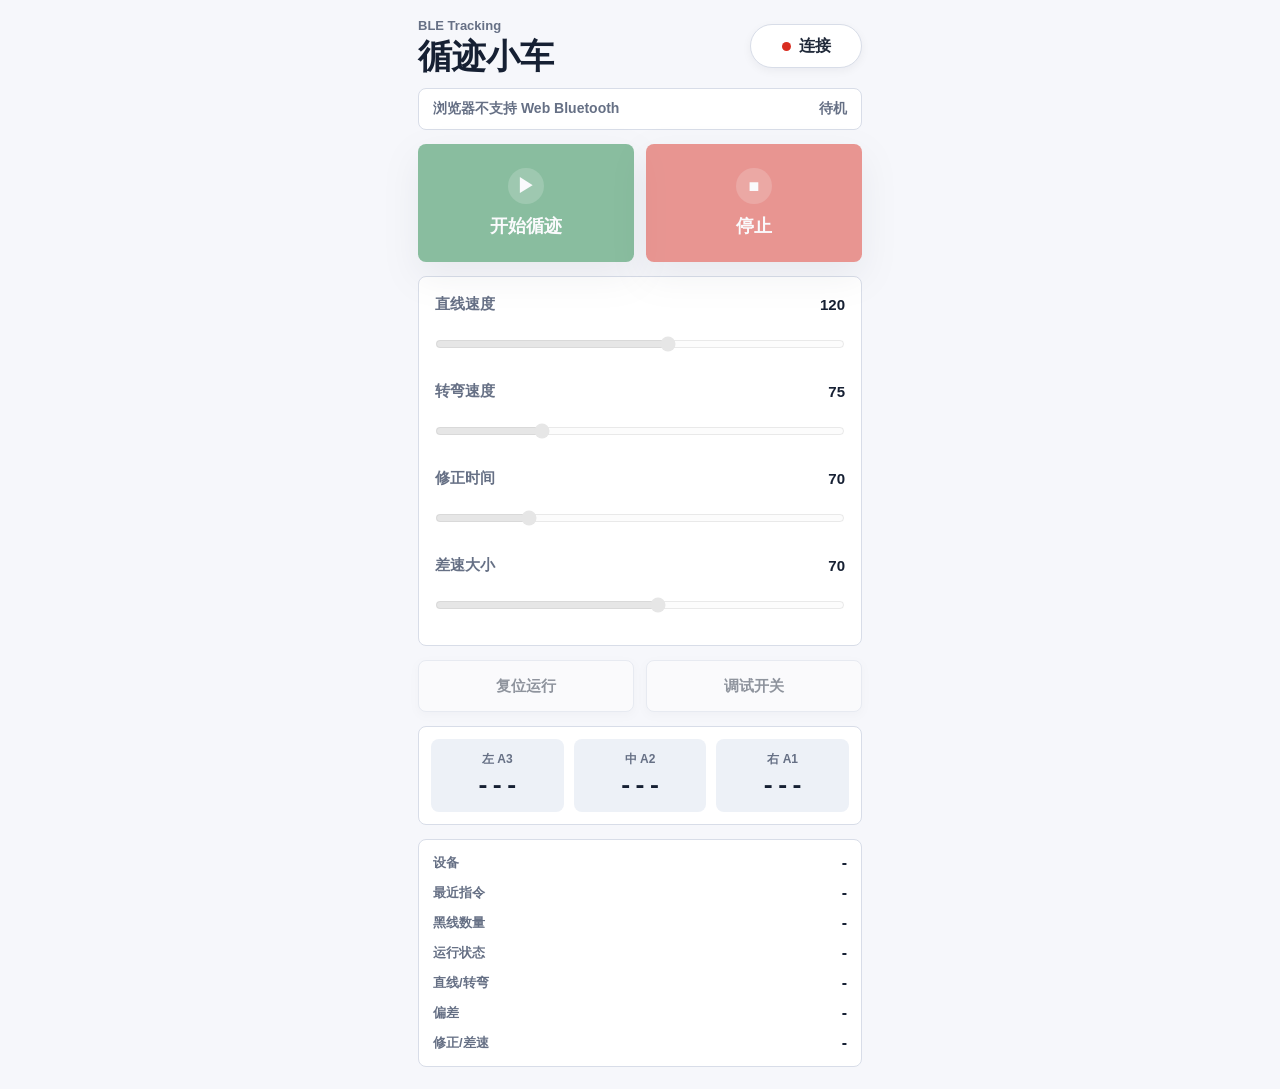
<file: index.html>
<!doctype html>
<html lang="zh-CN">
  <head>
    <meta charset="utf-8">
    <meta name="viewport" content="width=device-width, initial-scale=1, viewport-fit=cover">
    <meta name="theme-color" content="#f6f7fb">
    <meta name="apple-mobile-web-app-capable" content="yes">
    <meta name="apple-mobile-web-app-title" content="Tracking Car">
    <title>Tracking Car</title>
    <link rel="stylesheet" href="styles.css">
  </head>
  <body>
    <main class="app-shell">
      <header class="top-bar">
        <div>
          <p class="eyebrow">BLE Tracking</p>
          <h1>循迹小车</h1>
        </div>
        <button class="connect-button" id="connectButton" type="button">
          <span class="status-dot" id="statusDot"></span>
          <span id="connectLabel">连接</span>
        </button>
      </header>

      <section class="status-strip" aria-live="polite">
        <span id="connectionStatus">未连接</span>
        <span id="lastCommand">待机</span>
      </section>

      <section class="run-panel" aria-label="Run controls">
        <button class="primary-button start-button" id="startButton" type="button" disabled>
          <span class="button-icon">▶</span>
          <span>开始循迹</span>
        </button>
        <button class="primary-button stop-button" id="stopButton" type="button" disabled>
          <span class="button-icon">■</span>
          <span>停止</span>
        </button>
      </section>

      <section class="speed-panel" aria-label="Speed">
        <div class="panel-label">
          <span>直线速度</span>
          <output class="speed-output" id="straightSpeedValue">120</output>
        </div>
        <input id="straightSpeedSlider" type="range" min="40" max="180" value="120" step="1" disabled>
        <div class="panel-label secondary-label">
          <span>转弯速度</span>
          <output class="speed-output" id="turnSpeedValue">75</output>
        </div>
        <input id="turnSpeedSlider" type="range" min="40" max="180" value="75" step="1" disabled>
        <div class="panel-label secondary-label">
          <span>修正时间</span>
          <output class="speed-output" id="adjustMsValue">70</output>
        </div>
        <input id="adjustMsSlider" type="range" min="20" max="250" value="70" step="10" disabled>
        <div class="panel-label secondary-label">
          <span>差速大小</span>
          <output class="speed-output" id="diffPwmValue">70</output>
        </div>
        <input id="diffPwmSlider" type="range" min="10" max="120" value="70" step="5" disabled>
      </section>

      <section class="tools-panel" aria-label="Tools">
        <button class="tool-button" id="resetButton" type="button" disabled>复位运行</button>
        <button class="tool-button" id="debugButton" type="button" disabled>调试开关</button>
      </section>

      <section class="sensor-panel" aria-label="Tracking sensors">
        <div class="sensor-card">
          <span class="sensor-label">左 A3</span>
          <strong id="leftSensor">---</strong>
        </div>
        <div class="sensor-card">
          <span class="sensor-label">中 A2</span>
          <strong id="centerSensor">---</strong>
        </div>
        <div class="sensor-card">
          <span class="sensor-label">右 A1</span>
          <strong id="rightSensor">---</strong>
        </div>
      </section>

      <section class="telemetry-panel" aria-live="polite">
        <div>
          <span class="telemetry-label">设备</span>
          <strong id="deviceName">-</strong>
        </div>
        <div>
          <span class="telemetry-label">最近指令</span>
          <strong id="commandEcho">-</strong>
        </div>
        <div>
          <span class="telemetry-label">黑线数量</span>
          <strong id="activeCount">-</strong>
        </div>
        <div>
          <span class="telemetry-label">运行状态</span>
          <strong id="runState">-</strong>
        </div>
        <div>
          <span class="telemetry-label">直线/转弯</span>
          <strong id="speedEcho">-</strong>
        </div>
        <div>
          <span class="telemetry-label">偏差</span>
          <strong id="errorEcho">-</strong>
        </div>
        <div>
          <span class="telemetry-label">修正/差速</span>
          <strong id="adjustEcho">-</strong>
        </div>
      </section>
    </main>

    <script src="app.js?v=adjust-diff-1"></script>
  </body>
</html>
</file>
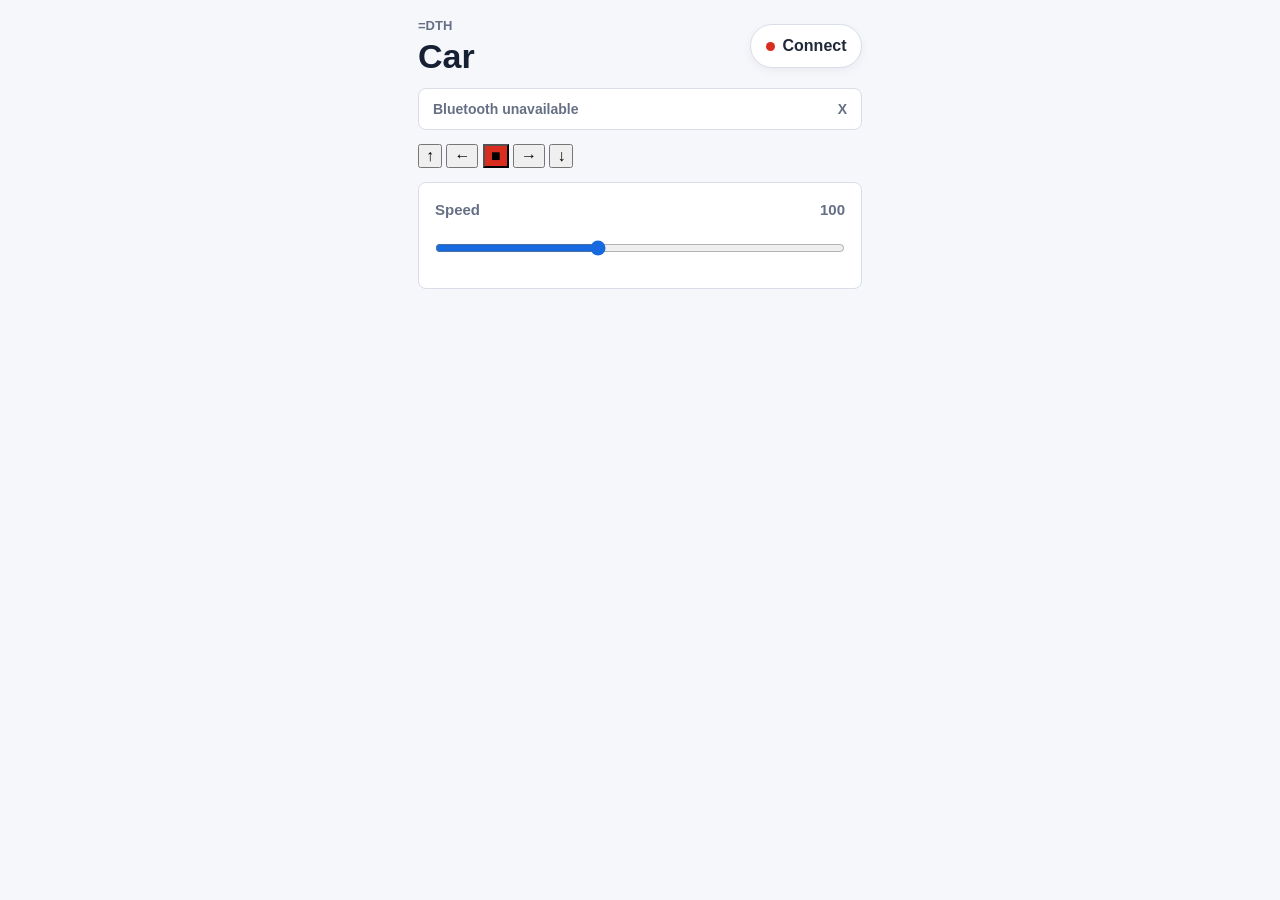
<file: v2/index.html>
<!doctype html>
<html lang="zh-CN">
  <head>
    <meta charset="utf-8">
    <meta name="viewport" content="width=device-width, initial-scale=1, viewport-fit=cover">
    <meta name="theme-color" content="#f5f5f7">
    <meta name="apple-mobile-web-app-capable" content="yes">
    <meta name="apple-mobile-web-app-title" content="DTH Car">
    <title>DTH Car</title>
    <link rel="stylesheet" href="../styles.css">
  </head>
  <body>
    <main class="app-shell">
      <header class="top-bar">
        <div>
          <p class="eyebrow">=DTH</p>
          <h1>Car</h1>
        </div>
        <button class="connect-button" id="connectButton" type="button">
          <span class="status-dot" id="statusDot"></span>
          <span id="connectLabel">Connect</span>
        </button>
      </header>

      <section class="status-strip" aria-live="polite">
        <span id="connectionStatus">Offline</span>
        <span id="lastCommand">X</span>
      </section>

      <section class="control-grid" aria-label="Direction controls">
        <span></span>
        <button class="control-button" data-command="W" aria-label="Forward" type="button">↑</button>
        <span></span>
        <button class="control-button" data-command="A" aria-label="Left" type="button">←</button>
        <button class="control-button stop-button" data-command="X" aria-label="Stop" type="button">■</button>
        <button class="control-button" data-command="D" aria-label="Right" type="button">→</button>
        <span></span>
        <button class="control-button" data-command="S" aria-label="Backward" type="button">↓</button>
        <span></span>
      </section>

      <section class="speed-panel" aria-label="Speed">
        <div class="panel-label">
          <span>Speed</span>
          <output id="speedValue">100</output>
        </div>
        <input id="speedSlider" type="range" min="0" max="255" value="100" step="1">
      </section>

      <section class="joystick-panel" aria-label="Joystick">
        <div class="joystick" id="joystick">
          <div class="joystick-cross horizontal"></div>
          <div class="joystick-cross vertical"></div>
          <div class="joystick-knob" id="joystickKnob"></div>
        </div>
      </section>
    </main>

    <script src="app.js"></script>
  </body>
</html>
</file>
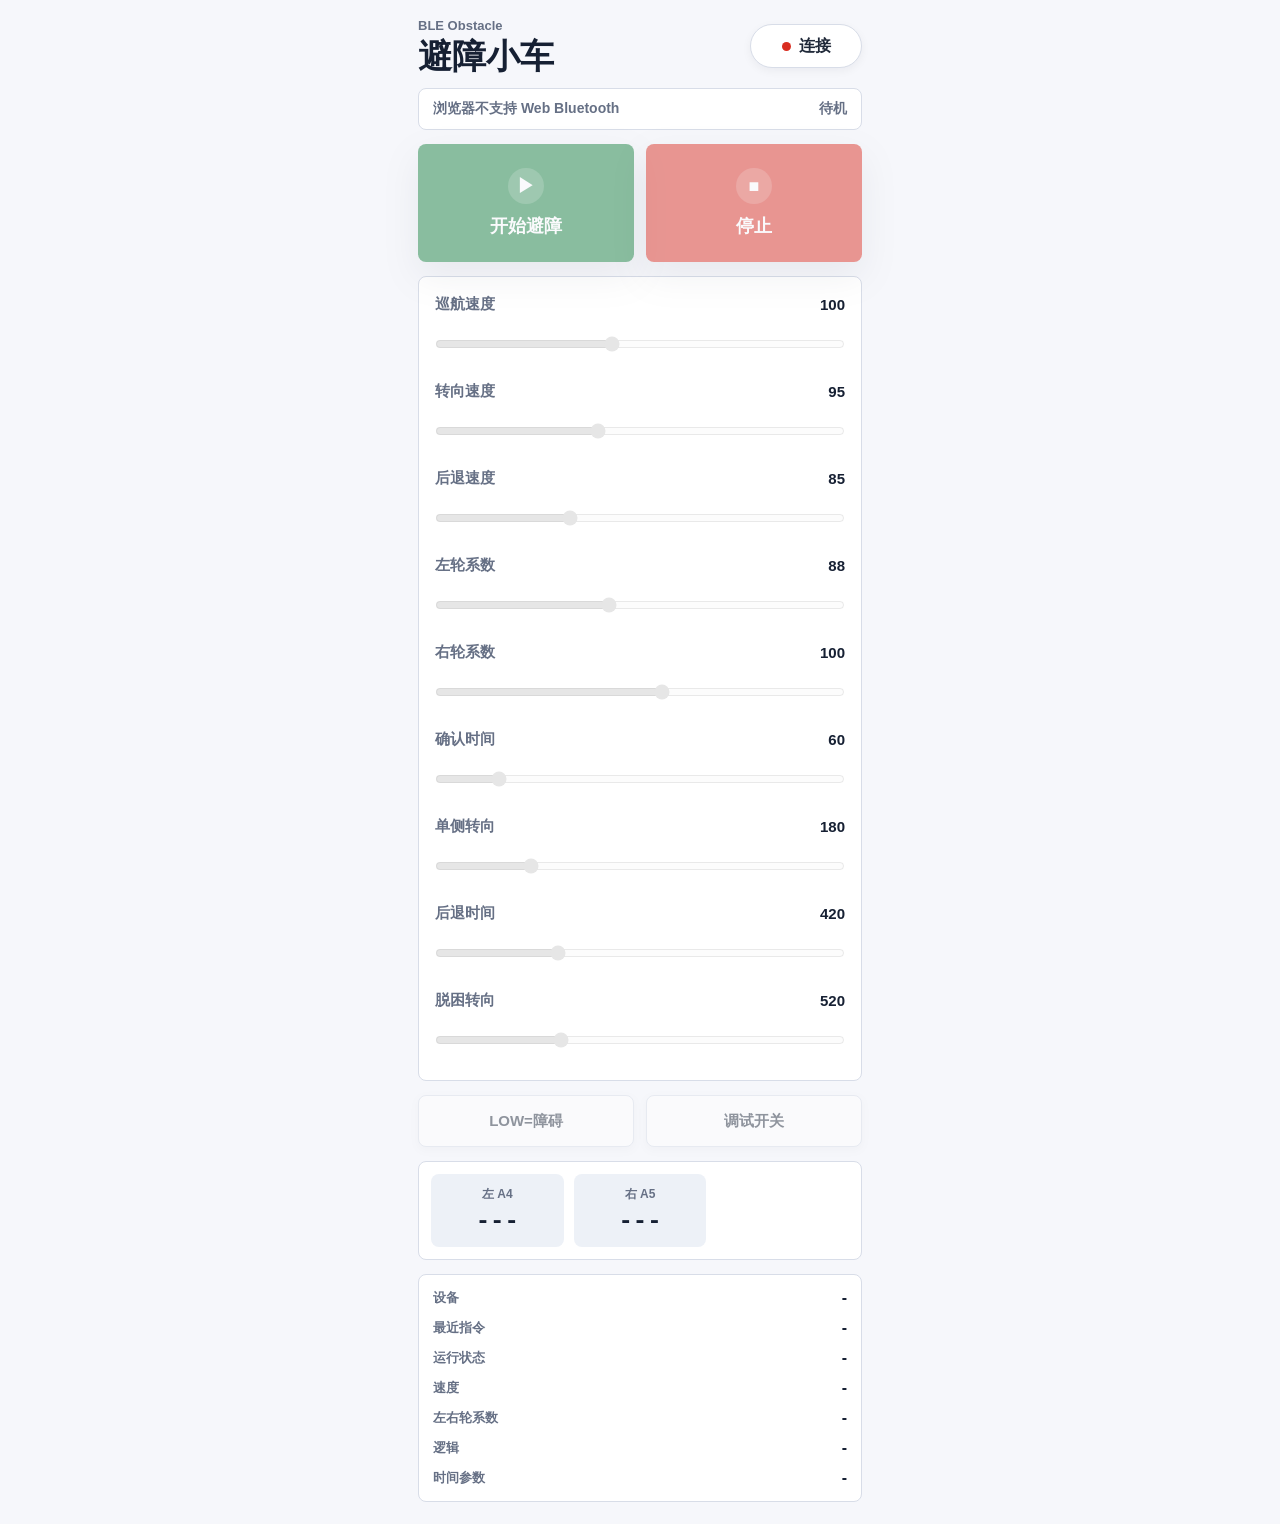
<file: obstacle.html>
<!doctype html>
<html lang="zh-CN">
  <head>
    <meta charset="utf-8">
    <meta name="viewport" content="width=device-width, initial-scale=1, viewport-fit=cover">
    <meta name="theme-color" content="#f6f7fb">
    <meta name="apple-mobile-web-app-capable" content="yes">
    <meta name="apple-mobile-web-app-title" content="Obstacle Car">
    <title>Obstacle Car</title>
    <link rel="stylesheet" href="styles.css">
  </head>
  <body>
    <main class="app-shell">
      <header class="top-bar">
        <div>
          <p class="eyebrow">BLE Obstacle</p>
          <h1>避障小车</h1>
        </div>
        <button class="connect-button" id="connectButton" type="button">
          <span class="status-dot" id="statusDot"></span>
          <span id="connectLabel">连接</span>
        </button>
      </header>

      <section class="status-strip" aria-live="polite">
        <span id="connectionStatus">未连接</span>
        <span id="lastCommand">待机</span>
      </section>

      <section class="run-panel" aria-label="Run controls">
        <button class="primary-button start-button" id="startButton" type="button" disabled>
          <span class="button-icon">▶</span>
          <span>开始避障</span>
        </button>
        <button class="primary-button stop-button" id="stopButton" type="button" disabled>
          <span class="button-icon">■</span>
          <span>停止</span>
        </button>
      </section>

      <section class="speed-panel" aria-label="Obstacle tuning">
        <div class="panel-label">
          <span>巡航速度</span>
          <output class="speed-output" id="cruiseValue">100</output>
        </div>
        <input id="cruiseSlider" type="range" min="40" max="180" value="100" step="1" disabled>

        <div class="panel-label secondary-label">
          <span>转向速度</span>
          <output class="speed-output" id="turnValue">95</output>
        </div>
        <input id="turnSlider" type="range" min="40" max="180" value="95" step="1" disabled>

        <div class="panel-label secondary-label">
          <span>后退速度</span>
          <output class="speed-output" id="backValue">85</output>
        </div>
        <input id="backSlider" type="range" min="40" max="180" value="85" step="1" disabled>

        <div class="panel-label secondary-label">
          <span>左轮系数</span>
          <output class="speed-output" id="leftScaleValue">88</output>
        </div>
        <input id="leftScaleSlider" type="range" min="50" max="140" value="88" step="1" disabled>

        <div class="panel-label secondary-label">
          <span>右轮系数</span>
          <output class="speed-output" id="rightScaleValue">100</output>
        </div>
        <input id="rightScaleSlider" type="range" min="50" max="140" value="100" step="1" disabled>

        <div class="panel-label secondary-label">
          <span>确认时间</span>
          <output class="speed-output" id="confirmValue">60</output>
        </div>
        <input id="confirmSlider" type="range" min="20" max="300" value="60" step="10" disabled>

        <div class="panel-label secondary-label">
          <span>单侧转向</span>
          <output class="speed-output" id="sideTurnValue">180</output>
        </div>
        <input id="sideTurnSlider" type="range" min="60" max="600" value="180" step="20" disabled>

        <div class="panel-label secondary-label">
          <span>后退时间</span>
          <output class="speed-output" id="backMsValue">420</output>
        </div>
        <input id="backMsSlider" type="range" min="100" max="1200" value="420" step="20" disabled>

        <div class="panel-label secondary-label">
          <span>脱困转向</span>
          <output class="speed-output" id="escapeMsValue">520</output>
        </div>
        <input id="escapeMsSlider" type="range" min="100" max="1500" value="520" step="20" disabled>
      </section>

      <section class="tools-panel" aria-label="Tools">
        <button class="tool-button" id="logicButton" type="button" disabled>LOW=障碍</button>
        <button class="tool-button" id="debugButton" type="button" disabled>调试开关</button>
      </section>

      <section class="sensor-panel" aria-label="Obstacle sensors">
        <div class="sensor-card">
          <span class="sensor-label">左 A4</span>
          <strong id="leftSensor">---</strong>
        </div>
        <div class="sensor-card">
          <span class="sensor-label">右 A5</span>
          <strong id="rightSensor">---</strong>
        </div>
      </section>

      <section class="telemetry-panel" aria-live="polite">
        <div>
          <span class="telemetry-label">设备</span>
          <strong id="deviceName">-</strong>
        </div>
        <div>
          <span class="telemetry-label">最近指令</span>
          <strong id="commandEcho">-</strong>
        </div>
        <div>
          <span class="telemetry-label">运行状态</span>
          <strong id="runState">-</strong>
        </div>
        <div>
          <span class="telemetry-label">速度</span>
          <strong id="speedEcho">-</strong>
        </div>
        <div>
          <span class="telemetry-label">左右轮系数</span>
          <strong id="scaleEcho">-</strong>
        </div>
        <div>
          <span class="telemetry-label">逻辑</span>
          <strong id="logicEcho">-</strong>
        </div>
        <div>
          <span class="telemetry-label">时间参数</span>
          <strong id="timingEcho">-</strong>
        </div>
      </section>
    </main>

    <script src="obstacle.js?v=obstacle-2"></script>
  </body>
</html>
</file>
<file: styles.css>
:root {
  color-scheme: light;
  --bg: #f6f7fb;
  --surface: #ffffff;
  --surface-soft: #edf1f7;
  --line: #d8dde8;
  --text: #162033;
  --muted: #667085;
  --blue: #1769e0;
  --green: #15803d;
  --red: #d92d20;
  --ink: #202939;
  --shadow: 0 14px 36px rgba(16, 24, 40, 0.12);
}

* {
  box-sizing: border-box;
}

html,
body {
  min-height: 100%;
}

body {
  margin: 0;
  background: var(--bg);
  color: var(--text);
  font-family: -apple-system, BlinkMacSystemFont, "SF Pro Display", "SF Pro Text", "Helvetica Neue", Arial, sans-serif;
  letter-spacing: 0;
  -webkit-font-smoothing: antialiased;
  touch-action: manipulation;
  user-select: none;
}

button,
input {
  font: inherit;
}

button {
  cursor: pointer;
}

button:disabled,
input:disabled {
  cursor: not-allowed;
  opacity: 0.48;
}

.app-shell {
  width: min(100%, 480px);
  min-height: 100dvh;
  margin: 0 auto;
  padding: calc(18px + env(safe-area-inset-top)) 18px calc(22px + env(safe-area-inset-bottom));
  display: grid;
  grid-template-rows: auto auto auto auto auto 1fr;
  gap: 14px;
}

.top-bar {
  display: flex;
  align-items: center;
  justify-content: space-between;
  gap: 16px;
}

.eyebrow {
  margin: 0 0 5px;
  color: var(--muted);
  font-size: 13px;
  font-weight: 700;
}

h1 {
  margin: 0;
  font-size: 34px;
  line-height: 1.06;
  font-weight: 750;
}

.connect-button,
.tool-button {
  border: 1px solid var(--line);
  background: var(--surface);
  color: var(--ink);
  box-shadow: 0 3px 10px rgba(16, 24, 40, 0.05);
}

.connect-button {
  min-width: 112px;
  height: 44px;
  border-radius: 999px;
  display: inline-flex;
  align-items: center;
  justify-content: center;
  gap: 8px;
  font-weight: 700;
}

.status-dot {
  width: 9px;
  height: 9px;
  border-radius: 50%;
  background: var(--red);
}

.status-dot.connected {
  background: var(--green);
  box-shadow: 0 0 0 5px rgba(21, 128, 61, 0.12);
}

.status-strip,
.speed-panel,
.sensor-panel,
.telemetry-panel {
  border: 1px solid var(--line);
  border-radius: 8px;
  background: var(--surface);
}

.status-strip {
  min-height: 42px;
  padding: 0 14px;
  display: flex;
  align-items: center;
  justify-content: space-between;
  gap: 12px;
  color: var(--muted);
  font-size: 14px;
  font-weight: 700;
}

.run-panel {
  display: grid;
  grid-template-columns: 1fr 1fr;
  gap: 12px;
}

.primary-button {
  min-height: 118px;
  border: 0;
  border-radius: 8px;
  color: #ffffff;
  display: grid;
  place-items: center;
  align-content: center;
  gap: 10px;
  font-size: 18px;
  font-weight: 760;
  box-shadow: var(--shadow);
}

.primary-button:active,
.connect-button:active,
.tool-button:active {
  transform: scale(0.98);
}

.start-button {
  background: var(--green);
}

.stop-button {
  background: var(--red);
}

.button-icon {
  display: grid;
  place-items: center;
  width: 36px;
  height: 36px;
  border-radius: 50%;
  background: rgba(255, 255, 255, 0.18);
  font-size: 18px;
  line-height: 1;
}

.speed-panel {
  padding: 18px 16px 20px;
}

.panel-label {
  display: flex;
  align-items: center;
  justify-content: space-between;
  margin-bottom: 14px;
  color: var(--muted);
  font-size: 15px;
  font-weight: 760;
}

.secondary-label {
  margin-top: 18px;
}

.speed-output {
  min-width: 44px;
  color: var(--text);
  text-align: right;
}

input[type="range"] {
  width: 100%;
  height: 32px;
  margin: 0;
  accent-color: var(--blue);
}

.tools-panel {
  display: grid;
  grid-template-columns: 1fr 1fr;
  gap: 12px;
}

.tool-button {
  min-height: 52px;
  border-radius: 8px;
  font-size: 15px;
  font-weight: 730;
}

.sensor-panel {
  padding: 12px;
  display: grid;
  grid-template-columns: repeat(3, 1fr);
  gap: 10px;
}

.sensor-card {
  min-width: 0;
  border-radius: 8px;
  background: var(--surface-soft);
  padding: 12px 8px;
  display: grid;
  gap: 6px;
  text-align: center;
}

.sensor-label {
  color: var(--muted);
  font-size: 12px;
  font-weight: 760;
}

.sensor-card strong {
  color: var(--text);
  font-family: ui-monospace, SFMono-Regular, Menlo, Consolas, monospace;
  font-size: 24px;
  line-height: 1.1;
}

.telemetry-panel {
  padding: 14px;
  display: grid;
  gap: 12px;
  align-self: start;
}

.telemetry-panel div {
  display: flex;
  align-items: center;
  justify-content: space-between;
  gap: 12px;
}

.telemetry-label {
  color: var(--muted);
  font-size: 13px;
  font-weight: 700;
}

.telemetry-panel strong {
  max-width: 58%;
  overflow: hidden;
  color: var(--text);
  text-align: right;
  text-overflow: ellipsis;
  white-space: nowrap;
}

@media (max-width: 360px) {
  .app-shell {
    padding-inline: 14px;
  }

  h1 {
    font-size: 30px;
  }

  .primary-button {
    min-height: 104px;
    font-size: 16px;
  }
}
</file>
